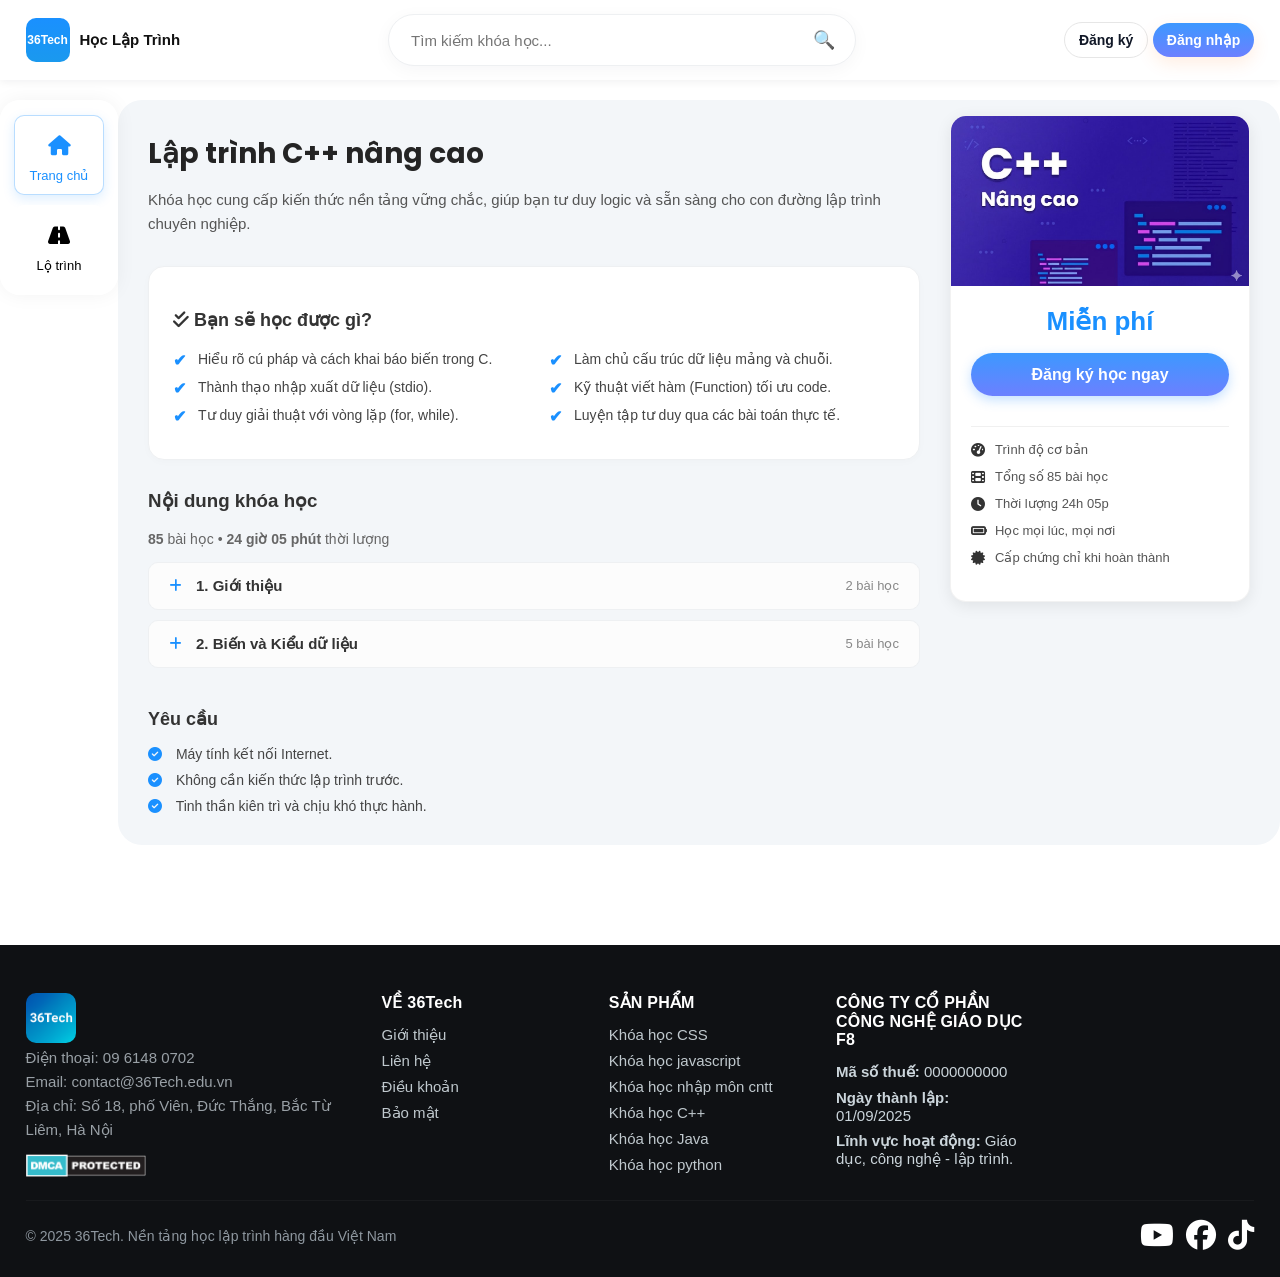
<file: public/test/content_inside/c++_advance.html>
<!DOCTYPE html>
<html lang="vi">

<head>
    <meta charset="UTF-8">
    <meta name="viewport" content="width=device-width, initial-scale=1.0">
    <title>Chi tiết khóa học Lập trình C</title>

    <link rel="stylesheet" href="../../assets/css/index.css">

    <link rel="stylesheet" href="style_inside.css">

    <link rel="stylesheet" href="https://cdnjs.cloudflare.com/ajax/libs/font-awesome/6.4.0/css/all.min.css">
    <link
        href="https://fonts.googleapis.com/css2?family=Inter:wght@400;500;600&family=Poppins:wght@600;700&display=swap"
        rel="stylesheet">

</head>

<body>
    <div class="page">

        <header class="header">
            <div class="header-inner">
                <div class="header-inner-left">
                    <a href="index.html" class="logo" aria-label="F8 - Home">
                        <span class="logo-badge">36Tech</span>
                        <span class="site-title">Học Lập Trình </span>
                    </a>
                </div>
                <div class="header-inner-center">
                    <form class="search" role="search" action="#" method="get">
                        <div class="search-wrapper">
                            <input id="search-input" name="q" type="search" placeholder="Tìm kiếm khóa học..."
                                autocomplete="off">
                            <button type="submit" class="search-btn">🔍</button>
                        </div>
                    </form>
                </div>
                <div class="header-inner-right">
                    <nav class="auth">
                        <a class="btn btn-ghost" href="#">Đăng ký</a>
                        <a class="btn btn-primary" href="#">Đăng nhập</a>
                    </nav>
                </div>
            </div>
        </header>

        <main class="main">

            <div class="main-left">
                <div class="main-left-btn">
                    <a href="index.html" style="text-decoration: none; color: inherit;">
                        <button class="btn-home">
                            <i style="font-size: 20px;" class="fa-solid fa-house"></i>
                            <p style="font-weight: 500;margin-top: 6px;">Trang chủ</p>
                        </button>
                    </a>
                </div>
                <div class="main-left-btn">
                    <button class="btn-road">
                        <i style="font-size: 20px;" class="fa-solid fa-road"></i>
                        <p style="font-weight: 500;margin-top: 6px;">Lộ trình</p>
                    </button>
                </div>
            </div>

            <div class="main-right">

                <div class="container_content_inside_card">
                    <div class="left_content_inside">
                        <div class="course-header">
                            <h1>Lập trình C++ nâng cao</h1>
                            <p class="course-desc">Khóa học cung cấp kiến thức nền tảng vững chắc, giúp bạn tư duy logic
                                và sẵn sàng cho con đường lập trình chuyên nghiệp.</p>
                        </div>

                        <div class="what-you-learn-box">
                            <h3><i class="fa-solid fa-check-double"></i> Bạn sẽ học được gì?</h3>
                            <div class="learn-grid">
                                <ul class="list_gt">
                                    <li>Hiểu rõ cú pháp và cách khai báo biến trong C.</li>
                                    <li>Thành thạo nhập xuất dữ liệu (stdio).</li>
                                    <li>Tư duy giải thuật với vòng lặp (for, while).</li>
                                </ul>
                                <ul class="list_gt">
                                    <li>Làm chủ cấu trúc dữ liệu mảng và chuỗi.</li>
                                    <li>Kỹ thuật viết hàm (Function) tối ưu code.</li>
                                    <li>Luyện tập tư duy qua các bài toán thực tế.</li>
                                </ul>
                            </div>
                        </div>

                        <div class="curriculum-section">
                            <h3>Nội dung khóa học</h3>
                            <div class="course-stats">
                                <span><strong>85</strong> bài học</span>
                                <span>•</span>
                                <span><strong>24 giờ 05 phút</strong> thời lượng</span>
                            </div>

                            <div class="list_dropdown">
                                <div class="accordion-item">
                                    <div class="list_title" onclick="toggleDropdown(this)">
                                        <div class="title-text">
                                            <i class="fa-solid fa-plus icon-toggle"></i>
                                            <strong>1. Giới thiệu</strong>
                                        </div>
                                        <span class="lesson-count">2 bài học</span>
                                    </div>
                                    <ul class="dropdown">
                                        <li>
                                            <span><i class="fa-regular fa-circle-play"></i> 1. Giới thiệu ngôn ngữ
                                                C</span>
                                            <span class="time">10:41</span>
                                        </li>
                                        <li>
                                            <span><i class="fa-regular fa-circle-play"></i> 2. Cài đặt môi trường
                                                (IDE)</span>
                                            <span class="time">22:20</span>
                                        </li>
                                    </ul>
                                </div>

                                <div class="accordion-item">
                                    <div class="list_title" onclick="toggleDropdown(this)">
                                        <div class="title-text">
                                            <i class="fa-solid fa-plus icon-toggle"></i>
                                            <strong>2. Biến và Kiểu dữ liệu</strong>
                                        </div>
                                        <span class="lesson-count">5 bài học</span>
                                    </div>
                                    <ul class="dropdown">
                                        <li>
                                            <span><i class="fa-regular fa-circle-play"></i> 3. Khái niệm biến</span>
                                            <span class="time">08:37</span>
                                        </li>
                                    </ul>
                                </div>
                            </div>
                        </div>

                        <div class="requirements-section">
                            <h3>Yêu cầu</h3>
                            <ul class="list_req">
                                <li><i class="fa-solid fa-circle-check"></i> Máy tính kết nối Internet.</li>
                                <li><i class="fa-solid fa-circle-check"></i> Không cần kiến thức lập trình trước.</li>
                                <li><i class="fa-solid fa-circle-check"></i> Tinh thần kiên trì và chịu khó thực hành.
                                </li>
                            </ul>
                        </div>
                    </div>

                    <div class="right_content_wrapper">
                        <div class="course-card">
                            <div class="course-img-wrapper">
                                <img src="../img/c++_advance.jpg" alt="Khóa học C++ nâng cao">
                                <div class="play-overlay"><i class="fa-solid fa-play"></i></div>
                            </div>

                            <div class="card-body">
                                <div class="price-tag">Miễn phí</div>
                                <button class="btn_buy">Đăng ký học ngay</button>

                                <ul class="course-features">
                                    <li><i class="fa-solid fa-gauge-high"></i> Trình độ cơ bản</li>
                                    <li><i class="fa-solid fa-film"></i> Tổng số 85 bài học</li>
                                    <li><i class="fa-solid fa-clock"></i> Thời lượng 24h 05p</li>
                                    <li><i class="fa-solid fa-battery-full"></i> Học mọi lúc, mọi nơi</li>
                                    <li><i class="fa-solid fa-certificate"></i> Cấp chứng chỉ khi hoàn thành</li>
                                </ul>
                            </div>
                        </div>
                    </div>
                </div>
            </div>
        </main>

        <footer class="footer">
            <div class="footer-inner">
                <div class="footer-col contact">
                    <a href="/" class="logo" aria-label="36Tech - Home">
                        <img style="border-radius: 10px;" src="../../assets/img/logo36Tech.png" alt="" width="50px"
                            height="50px">

                    </a>
                    <p>Điện thoại: 09 6148 0702<br>
                        Email: contact@36Tech.edu.vn<br>
                        Địa chỉ: Số 18, phố Viên, Đức Thắng, Bắc Từ Liêm, Hà Nội</p>
                    <img src="../../assets/img/DCMA.png" alt="DMCA Protected"
                        style="width:120px; margin-top:12px; display:block">
                </div>

                <div class="footer-col">
                    <h4>VỀ 36Tech</h4>
                    <ul>
                        <li><a href="#">Giới thiệu</a></li>
                        <li><a href="#">Liên hệ</a></li>
                        <li><a href="#">Điều khoản</a></li>
                        <li><a href="#">Bảo mật</a></li>
                    </ul>
                </div>

                <div class="footer-col">
                    <h4>SẢN PHẨM</h4>
                    <ul>
                        <li><a href="#">Khóa học CSS</a></li>
                        <li><a href="#">Khóa học javascript</a></li>
                        <li><a href="#">Khóa học nhập môn cntt </a></li>
                        <li><a href="#">Khóa học C++</a></li>
                        <li><a href="#">Khóa học Java</a></li>
                        <li><a href="#">Khóa học python</a></li>
                    </ul>
                </div>



                <div class="footer-col">
                    <h4>CÔNG TY CỔ PHẦN CÔNG NGHỆ GIÁO DỤC F8</h4>
                    <ul>
                        <li><strong>Mã số thuế:</strong> 0000000000</li>
                        <li><strong>Ngày thành lập:</strong> 01/09/2025</li>
                        <li><strong>Lĩnh vực hoạt động:</strong> Giáo dục, công nghệ - lập trình.</li>
                    </ul>
                </div>
            </div>
            <div class="footer-bottom">
                <span>© 2025 36Tech. Nền tảng học lập trình hàng đầu Việt Nam</span>
                <div class="social" style="display:flex; gap:12px">
                    <a href="#" aria-label="YouTube"><i class="fa-brands fa-youtube"></i></a>
                    <a href="#" aria-label="Facebook"><i class="fa-brands fa-facebook"></i></a>
                    <a href="#" aria-label="TikTok"><i class="fa-brands fa-tiktok"></i></a>
                </div>
            </div>
        </footer>

    </div>

    <script src="dropdown.js"></script>
</body>

</html>
</file>
<file: public/assets/css/index.css>
* {
    font-family: Arial, Helvetica, sans-serif;
}

html,
body {
    height: 100%;
}

body {
    margin: 0;
    background-color: #ffffff;
    font-family: -apple-system, BlinkMacSystemFont, 'Segoe UI', Roboto, 'Helvetica Neue', Arial;
    color: #111;
}

/*_______________ Header _________________ */
.header {
    background: #ffffff;
    width: 100%;
    height: 80px;
    display: flex;
    align-items: center;
    box-shadow: 0 2px 8px rgba(16, 24, 40, 0.06);
    position: fixed;
    z-index: 20;
}

.header-inner {
    width: 96%;
    height: 75%;
    display: flex;
    align-items: center;
    justify-content: space-between;
    margin: 0 auto;
}

.header-inner-left,
.header-inner-center,
.header-inner-right {
    display: flex;
    align-items: center;
}

.header-inner-left {
    gap: 12px;
    flex: 0 0 auto;
}

.header-inner-center {
    flex: 1 1 480px;
    justify-content: center;
}

.header-inner-right {
    gap: 8px;
    flex: 0 0 auto;
}

/* Logo */
.logo {
    display: inline-flex;
    align-items: center;
    text-decoration: none;
    color: inherit;
}

.logo-badge {
    display: inline-flex;
    align-items: center;
    justify-content: center;
    width: 44px;
    height: 44px;
    border-radius: 10px;
    background: linear-gradient(180deg, #1a90ff, #1a99ee);
    color: #fff;
    font-weight: 800;
    font-size: 12px;
}

.site-title {
    margin-left: 10px;
    font-weight: 700;
    color: #111;
    font-size: 15px;
}

/* Search */
.search-wrapper {
    display: flex;
    align-items: center;
    width: 50%;
    max-width: 720px;
    background: #fff;
    border-radius: 999px;
    padding: 8px 12px;
    border: 1px solid #eef0f2;
    box-shadow: 0 4px 18px rgba(16, 24, 40, 0.04);
}

.search input[type="search"] {
    border: none;
    outline: none;
    font-size: 15px;
    padding: 8px 10px;
    flex: 1;
    background: transparent;
}

.search-btn {
    background: transparent;
    border: none;
    font-size: 18px;
    padding: 6px 8px;
    cursor: pointer;
    color: #6b7280;
}

.search {
    width: 100%;
    display: flex;
    justify-content: center;
}

/* Buttons */
.btn {
    display: inline-block;
    padding: 9px 14px;
    border-radius: 999px;
    text-decoration: none;
    font-weight: 600;
    font-size: 14px;
}

.btn-ghost {
    background: #fff;
    border: 1px solid #e6e6e6;
    color: #111827;
}

.btn-primary {
    background: linear-gradient(180deg, #3d98ff, #6c80ff);
    color: #fff;
    box-shadow: 0 6px 18px rgba(255, 106, 0, 0.12);
    border: none;
}

/*_______________ Main _________________ */
main {
    display: flex;
    min-height: calc(70vh - 80px);
    padding: 100px 0;
    
}

/* banner */


.banner a{
    text-decoration: none;
    color: #fff;
}

.banner{
    height: 300px;
    margin-bottom: 50px;
}
.slider-container {
    max-height: 100%;
    width: 1200px;
    max-width: 100%;
    position: relative;
    overflow: hidden;
    border-radius: 15px;
    box-shadow: 0 5px 15px rgba(0,0,0,0.2);
    margin: 0 auto;
}

/* --- DẢI CHỨA CÁC SLIDE --- */
.slides {
    display: flex;
    width: 100%;
    transition: transform 0.5s ease-in-out;
}

/* --- TỪNG SLIDE--- */
.slide {
    min-width: 100%;
    display: flex;
    justify-content: space-between;
    align-items: center;
    background-image: linear-gradient(to right, #8e2de2, #4a00e0); 
    color: #fff;
    box-sizing: border-box; 
}

.content {
    padding: 40px;
    flex: 1; 
}

.image {
    display: flex;
    align-items: center;
    padding-right: 20px;
}

/* --- NÚT BẤM (PREV / NEXT) --- */
button.prev, button.next {
    position: absolute; /* Trôi nổi trên bề mặt slider */
    top: 50%;
    transform: translateY(-50%);
    background-color: rgba(255, 255, 255, 0.3);
    color: white;
    border: none;
    font-size: 30px;
    padding: 10px 15px;
    cursor: pointer;
    z-index: 10; 
    border-radius: 50%;
    transition: 0.3s;
}

button.prev { left: 10px; }
button.next { right: 10px; }

button.prev:hover, button.next:hover {
    background-color: rgba(255, 255, 255, 0.8);
    color: #333;
}


.cta {
    border: 2px solid #fff;
    border-radius: 25px;
    padding: 10px 20px;
    font-weight: bold;
    cursor: pointer;
    background: transparent;
    color: #fff;
    margin-top: 20px;
    transition: all 0.5s ease;
}


.slide:nth-child(1) {
    background-image: linear-gradient(to right, #8e2de2, #4a00e0);
}


.slide:nth-child(2) {
    background-image: linear-gradient(to right, #00c6ff, #0072ff);
}


.slide:nth-child(3) {
    background-image: linear-gradient(to right, #f12711, #f5af19);
}

.slide:nth-child(4) {
    background-image: linear-gradient(to right, #008705, #b1bc11);
}

.slide:nth-child(5) {
    background-image: linear-gradient(to right, #f7698f, #f82323);
}

.slide:nth-child(1) .cta:hover{
    background-color: #fff;
    color: purple;
}
.slide:nth-child(2) .cta:hover{
    background-color: #fff;
    color: #00c6ff;
}
.slide:nth-child(3) .cta:hover{
    background-color: #fff;
    color: #f12711;
}

.slide:nth-child(4) .cta:hover{
    background-color: #fff;
    color: #008705;
}
.slide:nth-child(5) .cta:hover{
    background-color: #fff;
    color: #f7698f;
}





/* end banner */

/* Main left */
.main-left {
    width: 5%;
    /* Bạn có thể cân nhắc tăng lên 7-8% nếu nút bị bé */
    min-width: 90px;
    /* Đảm bảo nút không bị bóp quá nhỏ trên màn hình vừa */
    height: 100%;
    position: sticky;
    top: 100px;
    /* Cách header xa hơn chút cho thoáng */
    /* Màu nền trong suốt nhẹ */
    background-color: rgba(255, 255, 255, 0.8);
    /* Tạo bóng mờ xung quanh */
    box-shadow: 0 0 20px rgba(0, 0, 0, 0.05);
    border-radius: 20px;
    height: fit-content;
    padding-left: 14px;
    padding-right: 14px;
    padding-top: 15px;
    z-index: 10;
}

.main-left-btn button {
    position: sticky;
    text-align: center;
    width: 100%;
    height: 80px;
    border-radius: 10px;
    border: none;
    margin-bottom: 10px;
    padding-top: 10px;
    background-color: #ffffff;
    cursor: pointer;

}

.main-left-btn .btn-home {
    background-color: #ffffff;
    color: #1a90ff;
    /* Chữ màu xanh */
    font-weight: 600;
    /* Tạo điểm nhấn riêng cho nút đang chọn */
    border: 1px solid rgba(26, 144, 255, 0.3);
    /* Viền xanh nhạt */
    box-shadow: 0 4px 12px rgba(26, 144, 255, 0.15);
    /* Bóng xanh nhẹ */
}

.main-left-btn button:hover {
    transform: translateY(-5px);
    /* Nút bay lên 5px */
    box-shadow: 0 10px 20px rgba(0, 0, 0, 0.1);
    /* Bóng đậm hơn */
    color: #1a90ff;
    /* Đổi màu chữ và icon sang xanh thương hiệu */
}

.main-left-btn button i {
    font-size: 22px;
    margin-bottom: 6px;
    transition: transform 0.3s ease;
}

.main-left-btn button p {
    font-weight: 500;
    margin: 0;
    font-size: 13px;
}

/* Hiệu ứng phụ: Khi hover thì icon rung nhẹ */
.main-left-btn button:hover i {
    transform: scale(1.1);
}

/* Main right */
.main-right {
    width: 90%;
    margin: 0;
    /* Đổi nền thành màu xám xanh rất nhạt hiện đại (thay vì gradient cũ) */
    background-color: #f3f6f9;
    padding: 15px 30px;
    border-radius: 24px;
    /* Bo góc mềm mại hơn */
    /* Loại bỏ viền đen mờ cũ, giữ lại sự sạch sẽ */
    box-shadow: none;
    border: none;
}

/* Danh sách khóa học */
.list_khoa_hoc {
    display: flex;
    flex-wrap: wrap;
    gap: 24px;
    /* Tăng khoảng cách giữa các thẻ cho thoáng */
    justify-content: flex-start;
    /* Căn trái đẹp hơn */
}

/* Từng thẻ khóa học */
.card_box {
    /* Tính toán chiều rộng để chia đều 3 hoặc 4 cột tùy màn hình */
    width: 100%;
    max-width: 280px;
    display: flex;
    flex-direction: column;

    background-color: #ffffff;
    /* Nền trắng tuyệt đối */
    border-radius: 16px;
    /* Bo góc mượt */

    /* Bóng đổ rất nhẹ lúc bình thường */
    box-shadow: 0 2px 8px rgba(0, 0, 0, 0.04);
    border: 1px solid rgba(0, 0, 0, 0.02);

    overflow: hidden;
    /* Để ảnh không bị trêm ra ngoài góc bo */
    transition: all 0.3s cubic-bezier(0.25, 0.8, 0.25, 1);
    margin: 0;
    /* Bỏ margin cũ vì đã dùng gap ở cha */
}

/* Hiệu ứng khi di chuột vào thẻ */
.card_box:hover {
    transform: translateY(-8px);
    /* Bay lên cao hơn */
    box-shadow: 0 12px 24px rgba(0, 0, 0, 0.12);
    /* Bóng đậm tạo chiều sâu */
}


.info a {
    text-decoration: none;
    color: #292929;
    font-size: 17px !important;
    /* Ghi đè size cũ */
    font-weight: 700;
    line-height: 1.4;

    /* Giới hạn tiêu đề 2 dòng, dài quá hiện dấu ... */
    display: -webkit-box;
    -webkit-line-clamp: 2;
    line-clamp: 2;
    -webkit-box-orient: vertical;
    overflow: hidden;
    text-align: left;
    /* Căn trái dễ đọc hơn căn giữa */
    justify-content: flex-start;
}

.info {
    padding: 16px;
    display: flex;
    flex-direction: column;
    gap: 10px;
}

.info a:hover {
    color: #1a90ff;
    /* Hover vào tên thì đổi màu xanh */
}

.btoom {
    display: flex;
    justify-content: space-between;
    /* Đẩy 2 icon ra 2 bên */
    color: #757575;
    font-size: 13px;
    margin-top: 8px;
    padding-top: 12px;
    border-top: 1px solid #f0f0f0;
    /* Đường gạch ngang mờ ngăn cách */
}

.btoom p {
    margin: 0;
    display: flex;
    align-items: center;
    gap: 6px;
    /* Khoảng cách giữa icon và số */
}

.c1 h2 {
    font-size: 22px;
    font-weight: 800;
    color: #333;
    margin-bottom: 20px;
    margin-top: 10px;
    border-left: 4px solid #1a90ff;
    /* Thêm gạch xanh bên trái tiêu đề */
    padding-left: 12px;
    line-height: 1;
}

.c1 {
    margin-bottom: 50px;
    /* Các hàng cách xa nhau ra */
}

/* Ảnh khóa học */
.img_card {
    width: 100%;
    height: 160px;
    /* Tăng chiều cao ảnh một chút */
    object-fit: cover;
    border-top-left-radius: 16px;
    border-top-right-radius: 16px;
    /* Thêm hiệu ứng zoom nhẹ ảnh khi hover */
    transition: transform 0.5s ease;
}

.card_box:hover .img_card {
    transform: scale(1.05);
}


/*_______________Footer____________________ */
.footer {
    background-color: #0f1114;
    /* deep dark */
    color: #cbd5db;
    padding: 48px 0 24px;
    font-size: 15px;
}

.footer-inner {
    width: 96%;
    margin: 0 auto;
    display: grid;
    grid-template-columns: 320px 1fr 1fr 1fr 1fr;
    gap: 36px;
    align-items: start;
}

.footer-inner h4 {
    color: #ffffff;
    font-size: 16px;
    margin: 0 0 14px 0;
    letter-spacing: 0.2px;
}

.footer-inner p {
    color: #99a0a6;
    line-height: 1.6;
    margin: 0 0 10px 0;
}

.footer-inner ul {
    padding: 0;
    margin: 0;
    list-style: none;
}

.footer-inner ul li {
    margin: 8px 0;
}

.footer-inner a {
    color: #bfc8cd;
    text-decoration: none;
}

.footer-inner a:hover {
    color: #ffffff;
    text-decoration: underline;
}

.footer-inner>div:first-child .logo-badge {
    width: 40px;
    height: 40px;
    font-size: 14px;
    border-radius: 8px
}

.footer-inner .social {
    display: flex;
    gap: 12px;
    align-items: center
}

.footer-inner .social a {
    display: inline-flex;
    width: 38px;
    height: 38px;
    align-items: center;
    justify-content: center;
    border-radius: 8px;
    background: #151617;
    color: #fff;
    text-decoration: none
}

.footer-bottom {
    width: 96%;
    margin: 18px auto 0;
    padding-top: 18px;
    border-top: 1px solid rgba(255, 255, 255, 0.04);
    display: flex;
    align-items: center;
    justify-content: space-between;
    color: #8f98a0;
    font-size: 14px;
}

.footer-bottom a {
    text-decoration: none;
    color: white;
    font-size: 30px;
}

/* ================= SEARCH RESULT (F8 STYLE) ================= */

.search-wrapper {
    position: relative;
}

/* Box kết quả */
.search-result {
    position: absolute;
    top: calc(100% + 8px);
    left: 0;
    right: 0;

    background: #ffffff;
    border-radius: 16px;

    box-shadow: 0 12px 32px rgba(16, 24, 40, 0.12);
    border: 1px solid rgba(0, 0, 0, 0.04);

    overflow: hidden;
    display: none;
    z-index: 999;
}

/* Item */
.search-result-item {
    padding: 14px 18px;
    font-size: 15px;
    font-weight: 600;
    color: #292929;

    cursor: pointer;
    transition: all 0.2s ease;
}

/* Hover giống card */
.search-result-item:hover {
    background-color: #f3f6f9;
    color: #1a90ff;
}

/* Không tìm thấy */
.search-empty {
    padding: 16px;
    text-align: center;
    font-size: 14px;
    color: #6b7280;
}


/* Search item có ảnh */
.search-result-item {
    display: flex;
    align-items: center;
    gap: 14px;
    text-decoration: none;
}

/* Ảnh khóa học trong search */
.search-result-item img {
    width: 48px;
    height: 32px;
    object-fit: cover;
    border-radius: 6px;
    flex-shrink: 0;
}

/* Text */
.search-result-item span {
    font-size: 15px;
    font-weight: 600;
    color: #292929;
}

.search-result-item:hover span {
    color: #1a90ff;
}
</file>
<file: public/test/content_inside/style_inside.css>
@import url('https://fonts.googleapis.com/css2?family=Inter:wght@400;500;600&family=Poppins:wght@600;700&display=swap');

.container_content_inside_card {
    display: flex;
    gap: 30px;
    width: 100%;
    position: relative;
    font-family: 'Inter', sans-serif;
    color: #333;
}

/* --- CỘT TRÁI: NỘI DUNG --- */
.left_content_inside {
    flex: 1;
    min-width: 0;
}

.course-header {
    margin-bottom: 30px;
}

.course-header h1 {
    font-family: 'Poppins', sans-serif;
    /* Font tiêu đề đậm */
    font-size: 28px;
    margin-bottom: 12px;
    color: #242424;
    line-height: 1.4;
}

.course-desc {
    font-size: 15px;
    color: #555;
    line-height: 1.6;
}

.what-you-learn-box {
    border: 1px solid #eef0f2;
    padding: 24px;
    margin-bottom: 30px;
    background-color: #fff;
    border-radius: 16px;
    box-shadow: 0 2px 8px rgba(0, 0, 0, 0.02);
}

.what-you-learn-box h3 {
    margin-bottom: 20px;
    font-size: 18px;
    font-weight: 700;
    color: #333;
}

.learn-grid {
    display: grid;
    grid-template-columns: 1fr 1fr;
    /* Chia 2 cột */
    gap: 15px 30px;
}

.list_gt {
    margin: 0;
    padding: 0;
}

.list_gt li {
    list-style: none;
    font-size: 14px;
    margin-bottom: 12px;
    position: relative;
    padding-left: 25px;
    color: #444;
}

.list_gt li::before {
    content: "✔";
    color: #1a90ff;
    position: absolute;
    left: 0;
    font-weight: bold;
    font-size: 16px;
}

/* Nội dung bài học  */
.curriculum-section {
    margin-bottom: 40px;
}

.course-stats {
    margin-bottom: 15px;
    font-size: 14px;
    color: #666;
    font-weight: 500;
}

.accordion-item {
    margin-bottom: 10px;
    background: #fff;
    border: 1px solid #eef0f2;
    border-radius: 10px;
    overflow: hidden;
    transition: all 0.2s ease;
}

.accordion-item:hover {
    border-color: #dbe0e6;
}

.list_title {
    display: flex;
    justify-content: space-between;
    align-items: center;
    padding: 14px 20px;
    background-color: #fcfcfc;
    cursor: pointer;
    user-select: none;
}

.title-text {
    display: flex;
    align-items: center;
    gap: 12px;
    font-size: 15px;
    font-weight: 600;
    color: #333;
}

/* Icon cộng/trừ màu XANH */
.icon-toggle {
    color: #1a90ff;
    font-size: 14px;
    width: 15px;
}

.lesson-count {
    font-size: 13px;
    color: #888;
}

.dropdown {
    display: none;
    /* Mặc định ẩn */
    padding: 0;
    margin: 0;
    background-color: #fff;
}

.dropdown li {
    list-style: none;
    padding: 12px 20px 12px 48px;
    /* Thụt đầu dòng để so le với title */
    border-top: 1px solid #f5f5f5;
    display: flex;
    justify-content: space-between;
    font-size: 14px;
    color: #444;
    cursor: pointer;
    transition: background 0.2s;
}

.dropdown li:hover {
    background-color: #f9f9f9;
    color: #1a90ff;
    /* Hover chữ đổi màu xanh */
}

.dropdown li i {
    color: #1a90ff;
    /* Icon play màu xanh */
    margin-right: 8px;
    font-size: 12px;
    opacity: 0.7;
}

.dropdown li .time {
    color: #999;
    font-size: 12px;
}

/* Requirements */
.requirements-section h3 {
    font-size: 18px;
    margin-bottom: 15px;
}

.list_req {
    padding: 0;
}

.list_req li {
    list-style: none;
    margin-bottom: 10px;
    color: #444;
    font-size: 14px;
}

.list_req i {
    color: #1a90ff;
    /* Icon tích xanh */
    margin-right: 10px;
}

/* --- CỘT PHẢI - khoá học --- */
.right_content_wrapper {
    width: 300px;
    flex-shrink: 0;
}

.course-card {
    background: white;
    box-shadow: 0 4px 16px rgba(0, 0, 0, 0.08);
    border-radius: 16px;
    overflow: hidden;
    position: sticky;
    top: 20px;
    border: 1px solid rgba(0, 0, 0, 0.05);
}

.course-img-wrapper {
    position: relative;
    cursor: pointer;
    overflow: hidden;
    height: 170px;
}

.course-img-wrapper img {
    width: 100%;
    height: 100%;
    object-fit: cover;
    transition: transform 0.3s ease;
}

.course-img-wrapper:hover img {
    transform: scale(1.05);
}

.play-overlay {
    position: absolute;
    top: 0;
    left: 0;
    right: 0;
    bottom: 0;
    background: rgba(0, 0, 0, 0.2);
    display: flex;
    justify-content: center;
    align-items: center;
    opacity: 0;
    transition: 0.3s;
}

.course-img-wrapper:hover .play-overlay {
    opacity: 1;
}

.play-overlay i {
    color: white;
    font-size: 40px;
    background: rgba(26, 144, 255, 0.9);
    border-radius: 50%;
    width: 50px;
    height: 50px;
    display: flex;
    align-items: center;
    justify-content: center;
    box-shadow: 0 4px 10px rgba(0, 0, 0, 0.2);
}

.card-body {
    padding: 20px;
    text-align: center;
}

.price-tag {
    font-size: 26px;
    font-weight: 700;
    color: #1a90ff;
    margin-bottom: 16px;
}

.btn_buy {
    width: 100%;
    padding: 12px;
    border: none;
    border-radius: 99px;
    background: linear-gradient(180deg, #3d98ff, #6c80ff);
    color: white;
    font-size: 16px;
    font-weight: 600;
    cursor: pointer;
    transition: all 0.2s;
    box-shadow: 0 4px 12px rgba(61, 152, 255, 0.3);
    margin-bottom: 20px;
}

.btn_buy:hover {
    transform: translateY(-2px);
    box-shadow: 0 6px 16px rgba(61, 152, 255, 0.4);
    filter: brightness(1.05);
}

.course-features {
    padding: 0;
    text-align: left;
    margin-top: 10px;
    border-top: 1px solid #f0f0f0;
    padding-top: 15px;
}

.course-features li {
    list-style: none;
    margin-bottom: 12px;
    font-size: 13px;
    color: #555;
    display: flex;
    align-items: center;
}

.course-features li i {
    width: 24px;
    color: #333;
    font-size: 14px;
}
</file>
